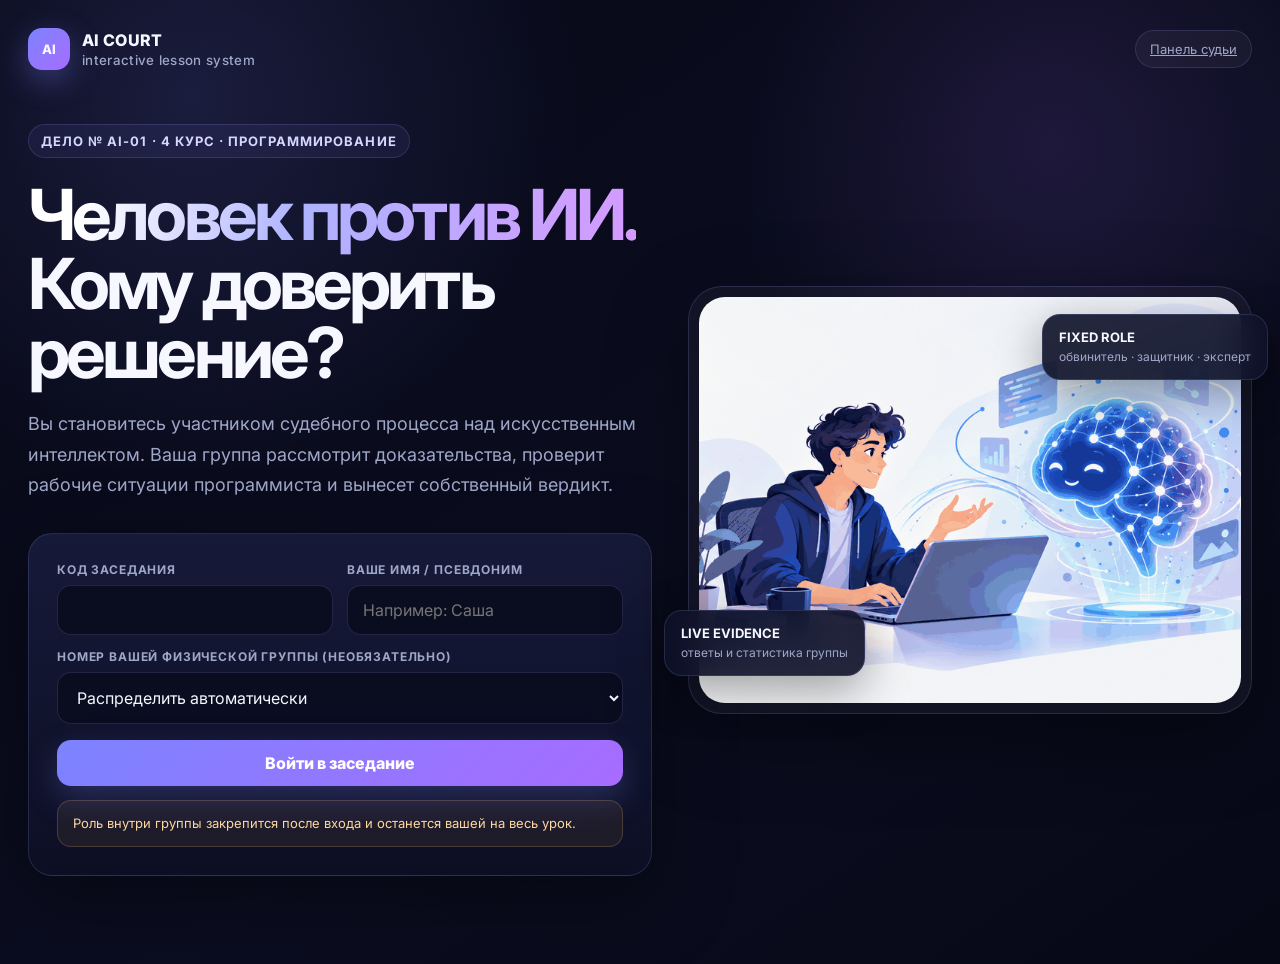
<file: index.html>
<!doctype html><html lang="ru"><head><meta charset="utf-8"><meta name="viewport" content="width=device-width,initial-scale=1"><meta name="theme-color" content="#070816"><title>AI Court — Человек против ИИ</title><link rel="stylesheet" href="styles.css"><link rel="icon" href="assets/favicon.svg"></head><body>
<main id="landing" class="app-shell">
  <header class="topbar"><div class="brand"><div class="brand-mark"></div><div>AI COURT<small>interactive lesson system</small></div></div><a class="status-pill" href="teacher.html">Панель судьи</a></header>
  <section class="hero">
    <div><div class="eyebrow">Дело № AI-01 · 4 курс · программирование</div><h1><span class="gradient-text">Человек против ИИ.</span><br>Кому доверить решение?</h1><p>Вы становитесь участником судебного процесса над искусственным интеллектом. Ваша группа рассмотрит доказательства, проверит рабочие ситуации программиста и вынесет собственный вердикт.</p>
      <form id="joinForm" class="card join-card"><div class="form-grid"><div class="field"><label>Код заседания</label><input id="sessionCode" class="input" maxlength="12" required></div><div class="field"><label>Ваше имя / псевдоним</label><input id="nickname" class="input" maxlength="30" placeholder="Например: Саша" required></div><div class="field full"><label>Номер вашей физической группы (необязательно)</label><select id="groupNo" class="select"><option value="">Распределить автоматически</option><option>1</option><option>2</option><option>3</option><option>4</option><option>5</option><option>6</option><option>7</option><option>8</option><option>9</option><option>10</option></select></div></div><button class="btn btn-primary btn-wide" style="margin-top:16px">Войти в заседание</button><div class="notice">Роль внутри группы закрепится после входа и останется вашей на весь урок.</div></form>
    </div>
    <div class="hero-visual"><div class="hero-card"><img src="assets/hero-loop.gif" alt="Программист и искусственный интеллект"></div><div class="hero-float a"><b>LIVE EVIDENCE</b><span>ответы и статистика группы</span></div><div class="hero-float b"><b>FIXED ROLE</b><span>обвинитель · защитник · эксперт</span></div></div>
  </section>
</main>

<main id="studentApp" class="app-shell hidden"><header class="topbar"><div class="brand"><div class="brand-mark"></div><div>AI COURT<small>student mode</small></div></div><div id="connectionStatus" class="status-pill live">CASE</div></header><div class="workspace">
  <aside class="card side"><div class="profile"><div id="profileName" class="profile-name"></div><div class="meta"><span id="groupTag" class="tag"></span><span id="roleTag" class="tag"></span></div><p id="roleExplain" style="color:var(--muted);font-size:12px;line-height:1.5;margin-bottom:0"></p></div><div id="steps" class="step-list"></div></aside>
  <section id="activityRoot" class="card main-panel"></section>
</div></main>
<script src="config.js"></script><script src="activities.js"></script><script src="core.js"></script><script src="student.js"></script></body></html>
</file>
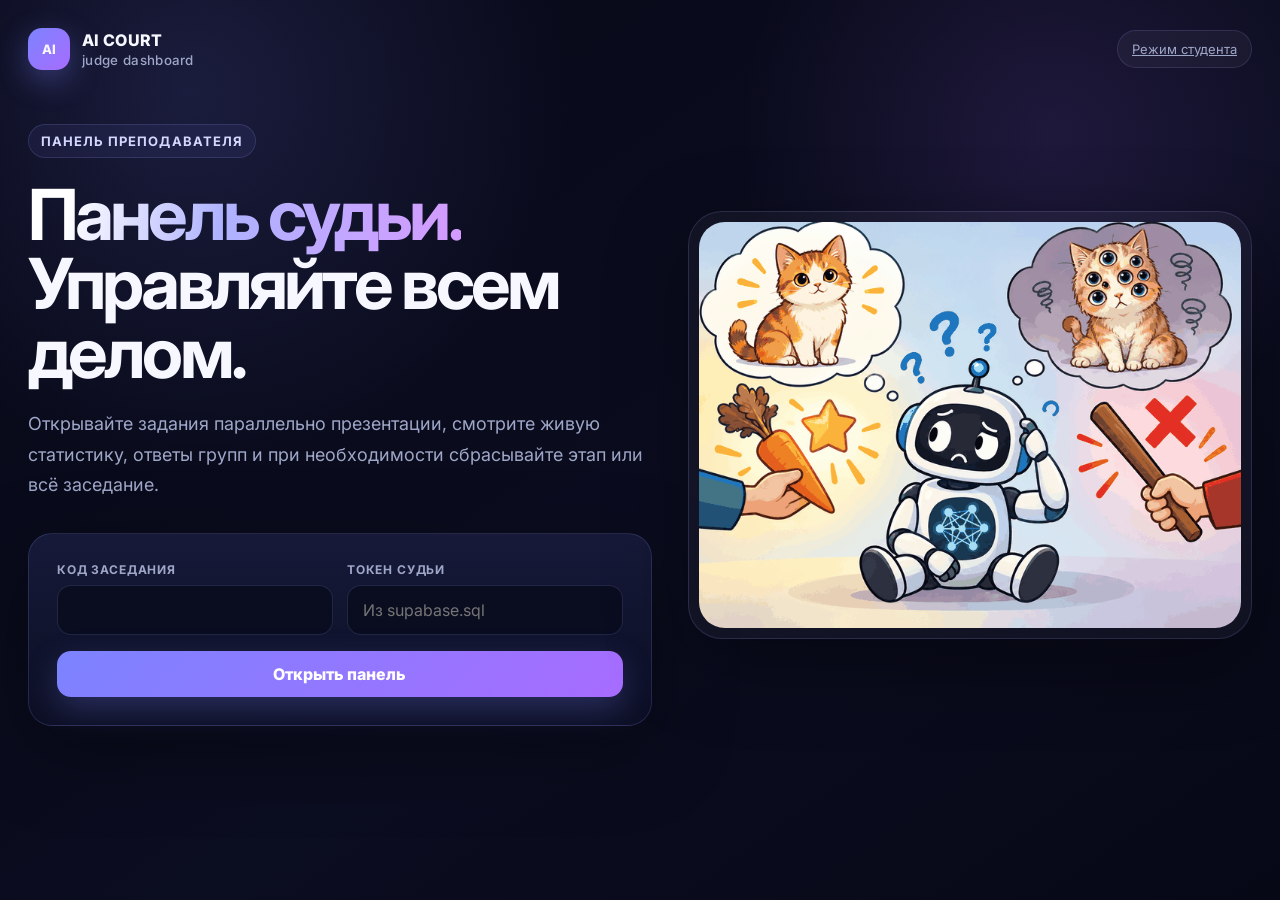
<file: teacher.html>
<!doctype html><html lang="ru"><head><meta charset="utf-8"><meta name="viewport" content="width=device-width,initial-scale=1"><meta name="theme-color" content="#070816"><title>AI Court — Панель судьи</title><link rel="stylesheet" href="styles.css"><link rel="icon" href="assets/favicon.svg"></head><body>
<main id="teacherLanding" class="app-shell"><header class="topbar"><div class="brand"><div class="brand-mark"></div><div>AI COURT<small>judge dashboard</small></div></div><a class="status-pill" href="index.html">Режим студента</a></header><section class="hero" style="min-height:70vh"><div><div class="eyebrow">Панель преподавателя</div><h1><span class="gradient-text">Панель судьи.</span><br>Управляйте всем делом.</h1><p>Открывайте задания параллельно презентации, смотрите живую статистику, ответы групп и при необходимости сбрасывайте этап или всё заседание.</p><form id="teacherLogin" class="card join-card"><div class="form-grid"><div class="field"><label>Код заседания</label><input id="teacherCode" class="input" required></div><div class="field"><label>Токен судьи</label><input id="teacherToken" class="input" type="password" placeholder="Из supabase.sql"></div></div><button class="btn btn-primary btn-wide" style="margin-top:16px">Открыть панель</button></form></div><div class="hero-visual"><div class="hero-card"><img src="assets/training-loop.gif" alt="Обучение ИИ"></div></div></section></main>

<main id="teacherApp" class="teacher-shell hidden"><header class="topbar"><div class="brand"><div class="brand-mark"></div><div>ПАНЕЛЬ СУДЬИ<small>case control center</small></div></div><div class="status-pill live">CASE <span id="caseCode">—</span></div></header><div class="teacher-grid">
<aside class="card teacher-sidebar"><div style="font-size:12px;color:var(--muted);text-transform:uppercase;letter-spacing:.08em;margin-bottom:10px">Этапы урока</div><div id="activityNav" class="activity-nav"></div></aside>
<section class="teacher-main"><div class="metric-row"><div class="card metric"><span>Подключено</span><b id="joinedCount">0</b></div><div class="card metric"><span>Ответили сейчас</span><b id="answeredCount">0</b></div><div class="card metric"><span>Текущий этап</span><b id="currentActivity" style="font-size:20px">—</b></div><div class="card metric"><span>Режим</span><b style="font-size:20px;color:var(--green)">LIVE</b></div></div>
<div class="card dashboard-card"><h2>Управление</h2><div class="toolbar"><button id="resetActivity" class="btn btn-ghost">Сбросить текущий этап</button><button id="resetProgress" class="btn btn-ghost">Начать урок заново, сохранив группы</button><button id="exportCsv" class="btn btn-success">Экспорт CSV</button></div></div>
<div class="card dashboard-card"><h2>Группы и закреплённые роли</h2><div class="toolbar" style="margin-bottom:16px"><div class="field" style="min-width:150px"><label>Количество групп</label><input id="groupCountInput" class="input" type="number" min="1" max="10" value="6"></div><div class="field" style="min-width:170px"><label>Максимум в группе</label><select id="groupSizeInput" class="select"><option value="3">3 человека</option><option value="4" selected>4 человека</option></select></div><div style="align-self:end"><button id="saveGroupSettings" class="btn btn-ghost">Применить до входа студентов</button></div></div><div id="groupsGrid" class="groups-grid"></div></div>
<div class="card dashboard-card"><h2>Статистика текущего этапа</h2><div id="statsRoot"></div></div>
<div class="card dashboard-card"><h2>Короткие ответы студентов</h2><div id="feed" class="feed"></div></div>
<div class="card dashboard-card danger-zone"><h2>Аварийный сброс</h2><p style="color:var(--muted)">Удаляет участников, группы, роли и все ответы. Используйте только если хотите начать заседание с полностью чистого состояния.</p><button id="fullReset" class="btn btn-danger">Полный сброс заседания</button></div>
</section></div></main>
<div id="resetModal" class="modal hidden"><div class="card modal-box"><h2>Полный сброс заседания</h2><p style="color:var(--muted);line-height:1.6">Будут удалены все участники, закреплённые роли и ответы. Для подтверждения введите <b style="color:#fff">СБРОСИТЬ</b>.</p><input id="fullResetConfirm" class="input" placeholder="СБРОСИТЬ"><div class="toolbar" style="margin-top:14px"><button id="fullResetCancel" class="btn btn-ghost">Отмена</button><button id="fullResetDo" class="btn btn-danger" disabled>Удалить всё</button></div></div></div>
<script src="config.js"></script><script src="activities.js"></script><script src="core.js"></script><script src="teacher.js"></script></body></html>
</file>
<file: styles.css>
@import url('https://fonts.googleapis.com/css2?family=Inter:wght@400;500;600;700;800&family=JetBrains+Mono:wght@500;600&display=swap');

:root {
  --bg:#070816; --bg2:#0d1024; --surface:rgba(18,21,46,.82); --surface-solid:#11152f;
  --surface-2:#171b3b; --line:rgba(160,168,255,.16); --text:#f6f7ff; --muted:#9fa7c8;
  --blue:#7c83ff; --violet:#a76cff; --cyan:#53d8ff; --green:#4de0a6; --amber:#ffbf66; --red:#ff6b7e;
  --shadow:0 24px 80px rgba(0,0,0,.38); --radius:24px;
}
*{box-sizing:border-box}html{scroll-behavior:smooth}body{margin:0;font-family:Inter,system-ui,sans-serif;color:var(--text);background:
radial-gradient(circle at 15% 10%,rgba(124,131,255,.16),transparent 28%),
radial-gradient(circle at 82% 15%,rgba(167,108,255,.13),transparent 24%),
linear-gradient(145deg,var(--bg),#0b0d20 58%,#070816);min-height:100vh;overflow-x:hidden}
body:before{content:"";position:fixed;inset:0;pointer-events:none;opacity:.2;background-image:linear-gradient(rgba(255,255,255,.025) 1px,transparent 1px),linear-gradient(90deg,rgba(255,255,255,.025) 1px,transparent 1px);background-size:32px 32px;mask-image:linear-gradient(to bottom,#000,transparent 80%)}
button,input,textarea,select{font:inherit}.hidden{display:none!important}.app-shell{max-width:1440px;margin:auto;padding:28px}.topbar{display:flex;align-items:center;justify-content:space-between;gap:20px;margin-bottom:28px}.brand{display:flex;align-items:center;gap:12px;font-weight:800;letter-spacing:.02em}.brand-mark{width:42px;height:42px;border-radius:14px;background:linear-gradient(135deg,var(--blue),var(--violet));display:grid;place-items:center;box-shadow:0 10px 30px rgba(124,131,255,.35)}.brand-mark:before{content:"AI";font-size:13px;letter-spacing:-.03em}.brand small{display:block;color:var(--muted);font-weight:500;margin-top:2px}.status-pill{padding:10px 14px;border:1px solid var(--line);background:rgba(255,255,255,.04);border-radius:999px;color:var(--muted);font-size:13px}.status-pill.live{color:#c9ffe9;border-color:rgba(77,224,166,.25);background:rgba(77,224,166,.08)}
.hero{display:grid;grid-template-columns:1.05fr .95fr;gap:36px;align-items:center;min-height:calc(100vh - 130px);padding:26px 0 60px}.eyebrow{display:inline-flex;align-items:center;gap:8px;color:#d5d7ff;border:1px solid var(--line);background:rgba(124,131,255,.08);padding:8px 12px;border-radius:999px;font-size:13px;font-weight:700;text-transform:uppercase;letter-spacing:.08em}.hero h1{font-size:clamp(44px,5.5vw,78px);line-height:.98;margin:22px 0 22px;letter-spacing:-.055em}.gradient-text{background:linear-gradient(100deg,#fff 10%,#aeb3ff 45%,#d59aff);-webkit-background-clip:text;background-clip:text;color:transparent}.hero p{font-size:18px;line-height:1.7;color:var(--muted);max-width:700px}.hero-visual{position:relative}.hero-card{overflow:hidden;border:1px solid var(--line);border-radius:34px;background:rgba(255,255,255,.035);box-shadow:var(--shadow);padding:10px}.hero-card img{display:block;width:100%;aspect-ratio:4/3;object-fit:cover;border-radius:26px}.hero-float{position:absolute;padding:14px 16px;border-radius:18px;background:rgba(14,17,39,.9);border:1px solid var(--line);backdrop-filter:blur(18px);box-shadow:0 14px 45px rgba(0,0,0,.35)}.hero-float.a{left:-24px;bottom:38px}.hero-float.b{right:-16px;top:28px}.hero-float b{display:block;font-size:13px}.hero-float span{color:var(--muted);font-size:12px}
.card{border:1px solid var(--line);background:linear-gradient(180deg,rgba(24,28,61,.88),rgba(13,16,37,.86));backdrop-filter:blur(18px);border-radius:var(--radius);box-shadow:var(--shadow)}.join-card{padding:28px;margin-top:32px;max-width:720px}.form-grid{display:grid;grid-template-columns:1fr 1fr;gap:14px}.field{display:flex;flex-direction:column;gap:8px}.field.full{grid-column:1/-1}.field label{font-size:12px;color:var(--muted);font-weight:700;text-transform:uppercase;letter-spacing:.07em}.input,.select,.textarea{width:100%;border:1px solid var(--line);background:#0a0d20;color:var(--text);border-radius:14px;padding:14px 15px;outline:none;transition:.2s}.textarea{min-height:110px;resize:vertical}.input:focus,.select:focus,.textarea:focus{border-color:rgba(124,131,255,.7);box-shadow:0 0 0 4px rgba(124,131,255,.08)}.btn{border:0;color:#fff;cursor:pointer;border-radius:14px;padding:13px 18px;font-weight:800;transition:.2s;display:inline-flex;align-items:center;justify-content:center;gap:9px}.btn:hover{transform:translateY(-1px);filter:brightness(1.08)}.btn:active{transform:translateY(0)}.btn-primary{background:linear-gradient(135deg,var(--blue),var(--violet));box-shadow:0 12px 32px rgba(124,131,255,.25)}.btn-ghost{background:rgba(255,255,255,.06);border:1px solid var(--line)}.btn-danger{background:rgba(255,107,126,.12);border:1px solid rgba(255,107,126,.25);color:#ffbdc6}.btn-success{background:rgba(77,224,166,.12);border:1px solid rgba(77,224,166,.25);color:#baffdf}.btn-wide{width:100%}.notice{padding:13px 15px;border:1px solid rgba(255,191,102,.2);background:rgba(255,191,102,.07);color:#ffd7a0;border-radius:14px;font-size:13px;line-height:1.5;margin-top:14px}
.workspace{display:grid;grid-template-columns:280px minmax(0,1fr);gap:22px}.side{position:sticky;top:20px;height:max-content;padding:18px}.profile{padding:16px;border:1px solid var(--line);border-radius:18px;background:rgba(255,255,255,.035)}.profile-name{font-weight:800;font-size:17px}.meta{display:flex;flex-wrap:wrap;gap:8px;margin-top:11px}.tag{font-size:12px;padding:7px 9px;border-radius:999px;background:rgba(124,131,255,.1);color:#cfd2ff;border:1px solid rgba(124,131,255,.18)}.tag.role-prosecutor{background:rgba(255,107,126,.1);border-color:rgba(255,107,126,.18);color:#ffc2ca}.tag.role-defender{background:rgba(77,224,166,.1);border-color:rgba(77,224,166,.18);color:#baffdf}.tag.role-expert{background:rgba(83,216,255,.1);border-color:rgba(83,216,255,.18);color:#c5f3ff}.tag.role-secretary{background:rgba(255,191,102,.1);border-color:rgba(255,191,102,.18);color:#ffdcaa}.step-list{margin-top:16px;display:grid;gap:7px}.step{padding:10px 11px;color:var(--muted);border-radius:11px;font-size:12px;border:1px solid transparent}.step.active{color:#fff;background:rgba(124,131,255,.09);border-color:rgba(124,131,255,.14)}
.main-panel{padding:28px;min-height:72vh}.activity-kicker{color:#b8bdff;font-size:12px;font-weight:800;letter-spacing:.09em;text-transform:uppercase}.activity-title{font-size:clamp(30px,4vw,52px);line-height:1.05;margin:10px 0 12px;letter-spacing:-.04em}.activity-sub{color:var(--muted);font-size:17px;line-height:1.65;max-width:850px}.answer-grid{display:grid;grid-template-columns:repeat(2,minmax(0,1fr));gap:14px;margin-top:26px}.answer-btn{min-height:92px;text-align:left;border:1px solid var(--line);background:rgba(255,255,255,.035);color:#fff;border-radius:18px;padding:18px;cursor:pointer;font-weight:700;transition:.18s}.answer-btn:hover{border-color:rgba(124,131,255,.5);background:rgba(124,131,255,.08);transform:translateY(-2px)}.answer-btn.selected{border-color:#9398ff;background:linear-gradient(135deg,rgba(124,131,255,.18),rgba(167,108,255,.15));box-shadow:0 0 0 3px rgba(124,131,255,.07)}.code-grid{display:grid;grid-template-columns:1fr 1fr;gap:16px;margin-top:24px}.code-panel{padding:20px;border-radius:20px;background:#080b18;border:1px solid var(--line)}.code-panel h3{margin:0 0 13px}.code-panel pre{overflow:auto;white-space:pre-wrap;font-family:"JetBrains Mono",monospace;font-size:14px;line-height:1.65;color:#dae0ff}.role-prompt{margin-top:24px;padding:22px;border-radius:20px;border:1px solid var(--line);background:rgba(255,255,255,.035)}.role-prompt strong{font-size:18px}.role-prompt p{color:var(--muted);line-height:1.6}.court-layout{display:grid;grid-template-columns:1fr 1fr;gap:15px;margin-top:22px}.argument-card{padding:18px;border-radius:18px;border:1px solid var(--line);background:rgba(255,255,255,.035)}.argument-card .who{font-size:11px;letter-spacing:.08em;text-transform:uppercase;color:var(--muted);font-weight:800}.argument-card p{margin-bottom:0;line-height:1.55}.success-panel{padding:24px;margin-top:22px;text-align:center;border-radius:20px;border:1px solid rgba(77,224,166,.22);background:rgba(77,224,166,.07)}.waiting-orb{width:90px;height:90px;margin:32px auto;border-radius:50%;background:radial-gradient(circle at 35% 30%,#fff,rgba(83,216,255,.8) 10%,rgba(124,131,255,.6) 35%,rgba(167,108,255,.16) 65%,transparent 70%);filter:drop-shadow(0 0 32px rgba(124,131,255,.35));animation:pulse 2.8s ease-in-out infinite}@keyframes pulse{50%{transform:scale(1.08);filter:drop-shadow(0 0 48px rgba(167,108,255,.52))}}
.teacher-shell{max-width:1600px;margin:auto;padding:24px}.teacher-grid{display:grid;grid-template-columns:300px minmax(0,1fr);gap:20px}.teacher-sidebar{padding:18px;position:sticky;top:18px;height:calc(100vh - 36px);overflow:auto}.teacher-main{display:grid;gap:20px}.metric-row{display:grid;grid-template-columns:repeat(4,1fr);gap:14px}.metric{padding:18px}.metric span{display:block;color:var(--muted);font-size:12px;text-transform:uppercase;letter-spacing:.07em}.metric b{display:block;font-size:30px;margin-top:7px}.dashboard-card{padding:22px}.dashboard-card h2{margin:0 0 16px;font-size:20px}.activity-nav{display:grid;gap:7px}.activity-nav button{text-align:left;border:1px solid transparent;background:transparent;color:var(--muted);padding:10px;border-radius:12px;cursor:pointer}.activity-nav button:hover{background:rgba(255,255,255,.04);color:#fff}.activity-nav button.current{background:rgba(124,131,255,.1);border-color:rgba(124,131,255,.18);color:#fff}.activity-nav small{display:block;color:#646c91;margin-top:3px}.toolbar{display:flex;flex-wrap:wrap;gap:10px}.groups-grid{display:grid;grid-template-columns:repeat(auto-fill,minmax(250px,1fr));gap:13px}.group-card{padding:16px;border:1px solid var(--line);border-radius:17px;background:rgba(255,255,255,.03)}.group-card h3{margin:0 0 10px}.member{display:flex;justify-content:space-between;gap:9px;padding:8px 0;border-top:1px solid rgba(255,255,255,.055);font-size:13px}.member:first-of-type{border-top:0}.member span:last-child{color:var(--muted);font-size:11px}.chart-row{display:grid;grid-template-columns:190px 1fr 55px;gap:10px;align-items:center;margin:10px 0}.chart-label{font-size:12px;color:#dfe1f4}.bar{height:14px;border-radius:999px;background:#090c1b;overflow:hidden;border:1px solid rgba(255,255,255,.06)}.bar > i{display:block;height:100%;border-radius:inherit;background:linear-gradient(90deg,var(--blue),var(--violet));transition:width .35s}.chart-value{text-align:right;color:var(--muted);font-size:12px}.feed{display:grid;gap:9px}.feed-item{padding:12px 13px;border-radius:13px;border:1px solid var(--line);background:rgba(255,255,255,.03);font-size:13px;line-height:1.5}.feed-item b{color:#cfd3ff}.danger-zone{border-color:rgba(255,107,126,.2);background:linear-gradient(180deg,rgba(255,107,126,.04),rgba(13,16,37,.8))}.modal{position:fixed;inset:0;background:rgba(3,4,12,.78);backdrop-filter:blur(8px);z-index:50;display:grid;place-items:center;padding:20px}.modal-box{width:min(560px,100%);padding:26px}.modal-box h2{margin-top:0}.gif-strip{display:grid;grid-template-columns:1fr 1fr;gap:14px;margin-top:20px}.gif-card{overflow:hidden;border-radius:18px;border:1px solid var(--line);position:relative}.gif-card img{width:100%;display:block}.gif-card span{position:absolute;left:12px;bottom:12px;padding:7px 9px;border-radius:10px;background:rgba(5,7,20,.72);backdrop-filter:blur(10px);font-size:11px;font-weight:700}.toast{position:fixed;right:20px;bottom:20px;padding:12px 15px;border-radius:13px;background:#171b3b;border:1px solid var(--line);box-shadow:var(--shadow);z-index:100;max-width:360px}.empty{text-align:center;padding:40px;color:var(--muted)}
@media(max-width:900px){.app-shell,.teacher-shell{padding:16px}.hero{grid-template-columns:1fr;min-height:auto}.hero-visual{order:-1}.hero h1{font-size:48px}.hero-float{display:none}.workspace,.teacher-grid{grid-template-columns:1fr}.side,.teacher-sidebar{position:static;height:auto}.step-list{display:none}.answer-grid,.code-grid,.court-layout,.gif-strip{grid-template-columns:1fr}.metric-row{grid-template-columns:1fr 1fr}.form-grid{grid-template-columns:1fr}.field.full{grid-column:auto}.teacher-sidebar{max-height:none}.chart-row{grid-template-columns:120px 1fr 42px}.topbar{align-items:flex-start}.status-pill{display:none}}
@media(max-width:520px){.hero h1{font-size:39px}.metric-row{grid-template-columns:1fr}.main-panel{padding:20px}.activity-title{font-size:34px}.app-shell{padding:12px}.hero-card{border-radius:24px}.answer-btn{min-height:76px}}
</file>
